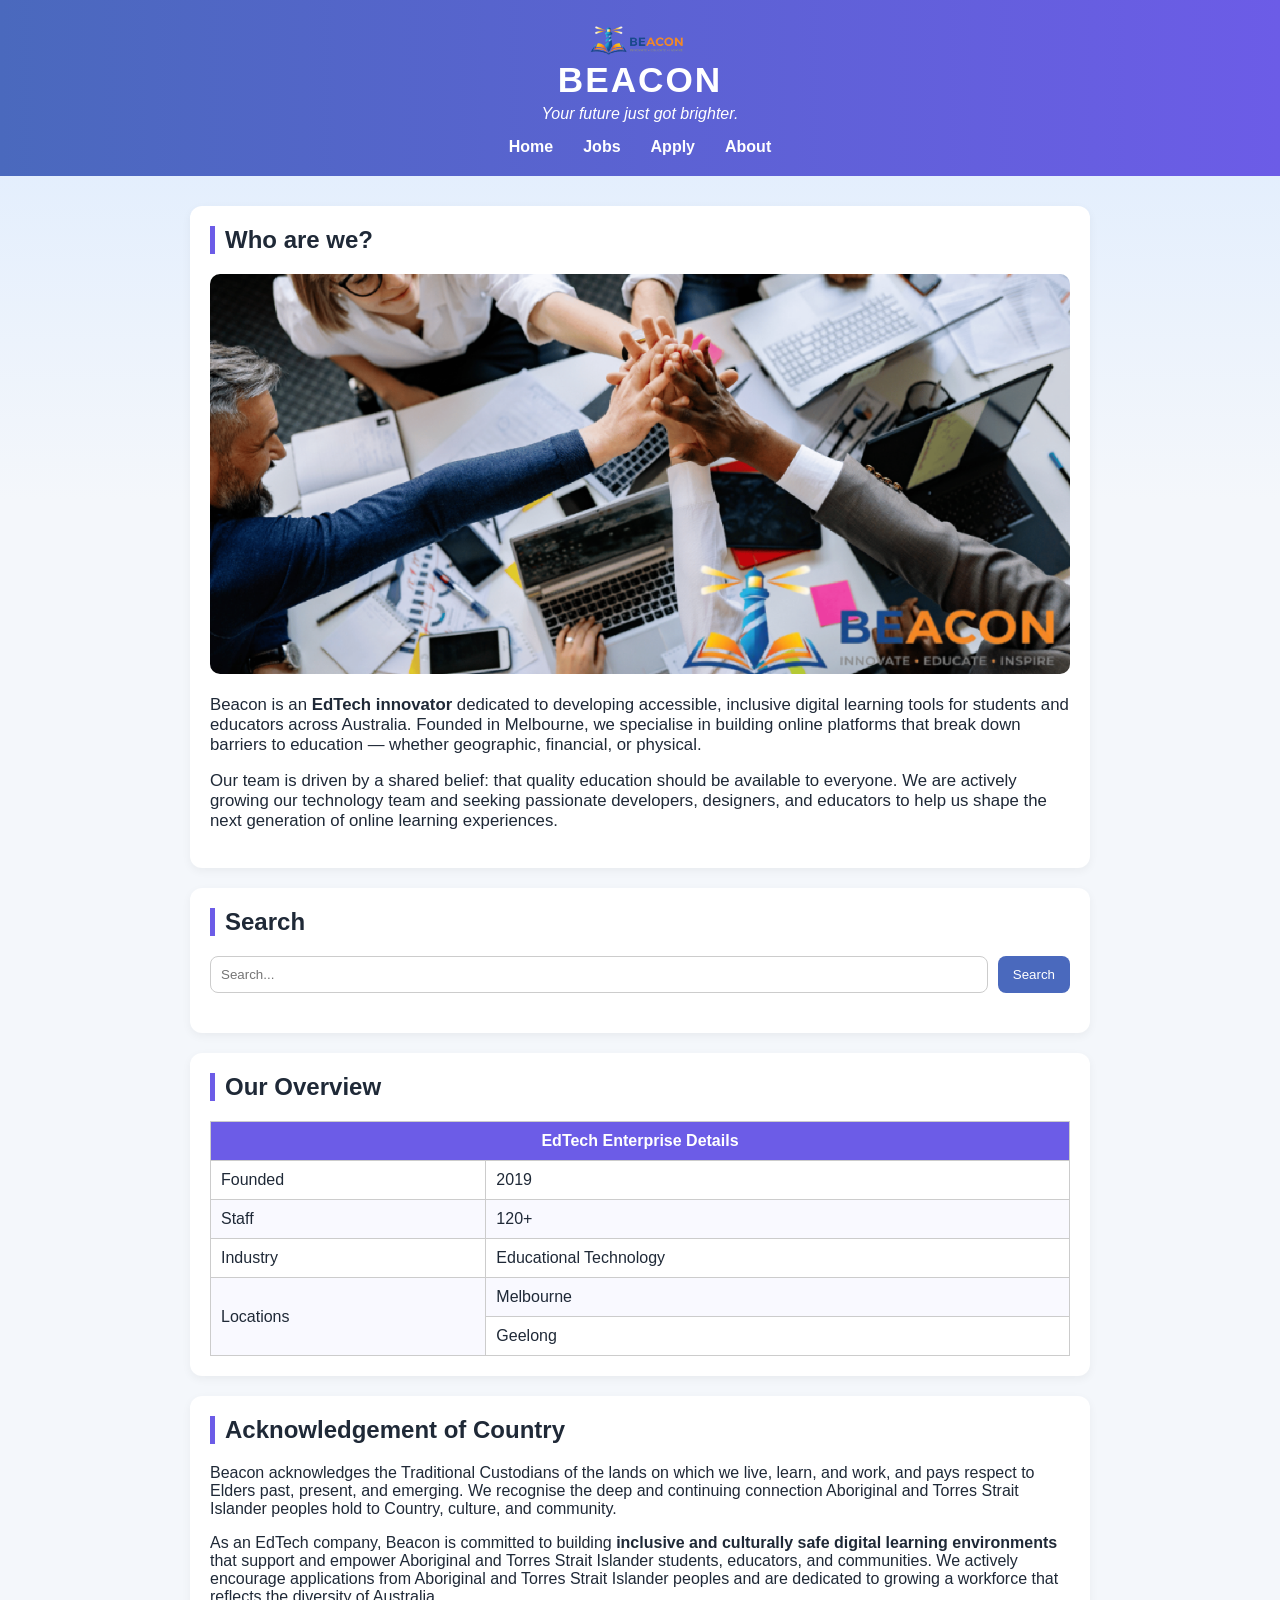
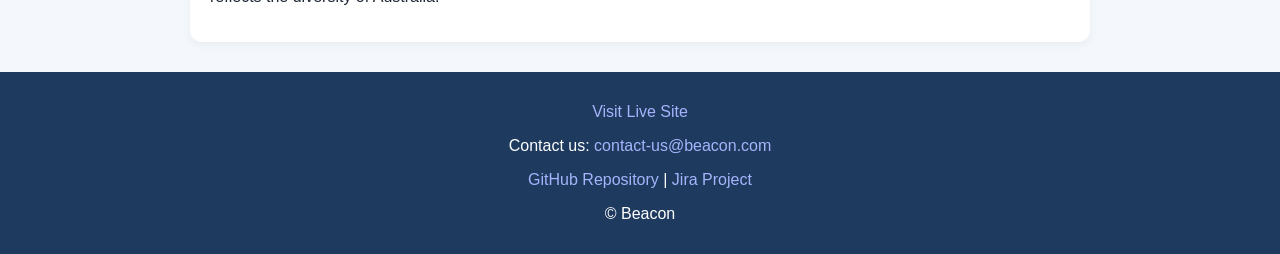
<file: index.html>
<!DOCTYPE html>
<html lang="en">
<head>
    <meta charset="UTF-8">
    <meta name="description" content="Beacon - An EdTtech company building accessible digital learning tools for students and educators across Australia.">
    <meta name="keywords" content="jobs, apply, about">
    <meta name="author" content="Beacon">
    <meta name="viewport" content="width=device-width, initial-scale=1.0">
    <title>Beacon - Home</title>
    <link rel="stylesheet" href="styles.css">
    <link rel="icon" type="image/png" href="images/icon_logo.png">
    <style>
        .main-page__title { text-transform: uppercase; letter-spacing: 2px; }
    </style>
</head>

<body class="main-page">

<header class="main-page__header">

    <img src="images/real_logo.png" alt="Company Logo" class="logo">

    <div class="main-page__title-wrapper">
        <h1 class="main-page__title">Beacon</h1>
        <p class="main-page__subtitle"><em>Your future just got brighter.</em></p>
    </div>

    <nav class="main-page__nav">
        <ul class="main-page__menu">
            <li><a href="index.html">Home</a></li>
            <li><a href="jobs.html">Jobs</a></li>
            <li><a href="apply.html">Apply</a></li>
            <li><a href="about.html">About</a></li>
        </ul>
    </nav>

</header>

<main class="main-page__main">

    <section class="main-page__section">
        <h2>Who are we?</h2>
        <img src="images/company-img.png" alt="Beacon team collaborating on their digital education platform" style="width:100%; border-radius: 10px;">
        <p style="font-size: 1.05rem;">
            Beacon is an <strong>EdTech innovator</strong> dedicated to developing accessible, inclusive digital learning tools
            for students and educators across Australia. Founded in Melbourne, we specialise in building online platforms
            that break down barriers to education — whether geographic, financial, or physical.
        </p>
        <p style="font-size: 1.05rem;">
            Our team is driven by a shared belief: that quality education should be available to everyone.
            We are actively growing our technology team and seeking passionate developers, designers, and educators
            to help us shape the next generation of online learning experiences.
        </p>
    </section>

    <section class="main-page__section">
        <h2>Search</h2>

        <form class="main-page__form" action="/search" method="GET">
            <input 
                class="main-page__search-input"
                type="search" 
                name="q" 
                placeholder="Search..." 
                aria-label="Search through site content"
            >
            <button class="main-page__button" type="submit">Search</button>
        </form>
    </section>

    <section class="main-page__section">
        <h2>Our Overview</h2>

        <table class="main-page__table">
            <thead>
                <tr>
                    <th colspan="2">EdTech Enterprise Details</th>
                </tr>
            </thead>
            <tbody>
                <tr>
                    <td>Founded</td>
                    <td>2019</td>
                </tr>
                <tr>
                    <td>Staff</td>
                    <td>120+</td>
                </tr>
                <tr>
                    <td>Industry</td>
                    <td>Educational Technology</td>
                </tr>
                <tr>
                    <td rowspan="2">Locations</td>
                    <td>Melbourne</td>
                </tr>
                <tr>
                    <td>Geelong</td>
                </tr>
            </tbody>
        </table>
    </section>

    <section class="main-page__section">
        <h2>Acknowledgement of Country</h2>
        <p>
            Beacon acknowledges the Traditional Custodians of the lands on which we live, learn, and work,
            and pays respect to Elders past, present, and emerging.
            We recognise the deep and continuing connection Aboriginal and Torres Strait Islander peoples
            hold to Country, culture, and community.
        </p>
        <p>
            As an EdTech company, Beacon is committed to building <strong>inclusive and culturally safe digital learning environments</strong>
            that support and empower Aboriginal and Torres Strait Islander students, educators, and communities.
            We actively encourage applications from Aboriginal and Torres Strait Islander peoples
            and are dedicated to growing a workforce that reflects the diversity of Australia.
        </p>
    </section>

</main>

<footer class="main-page__footer">
    <p>
        <a href="https://notjohanlol.github.io/beacon/">
            Visit Live Site
        </a>
    </p>

    <p>
        Contact us:
        <a href="mailto:contact-us@beacon.com">
            contact-us@beacon.com
        </a>
    </p>

    <p>
        <a href="https://github.com/notjohanlol/beacon">GitHub Repository</a> |
        <a href="https://amirmendelis.atlassian.net/jira/software/projects/GA1/summary">Jira Project</a>
    </p>
    <p>&copy; Beacon</p>

</footer>

</body>
</html>
</file>
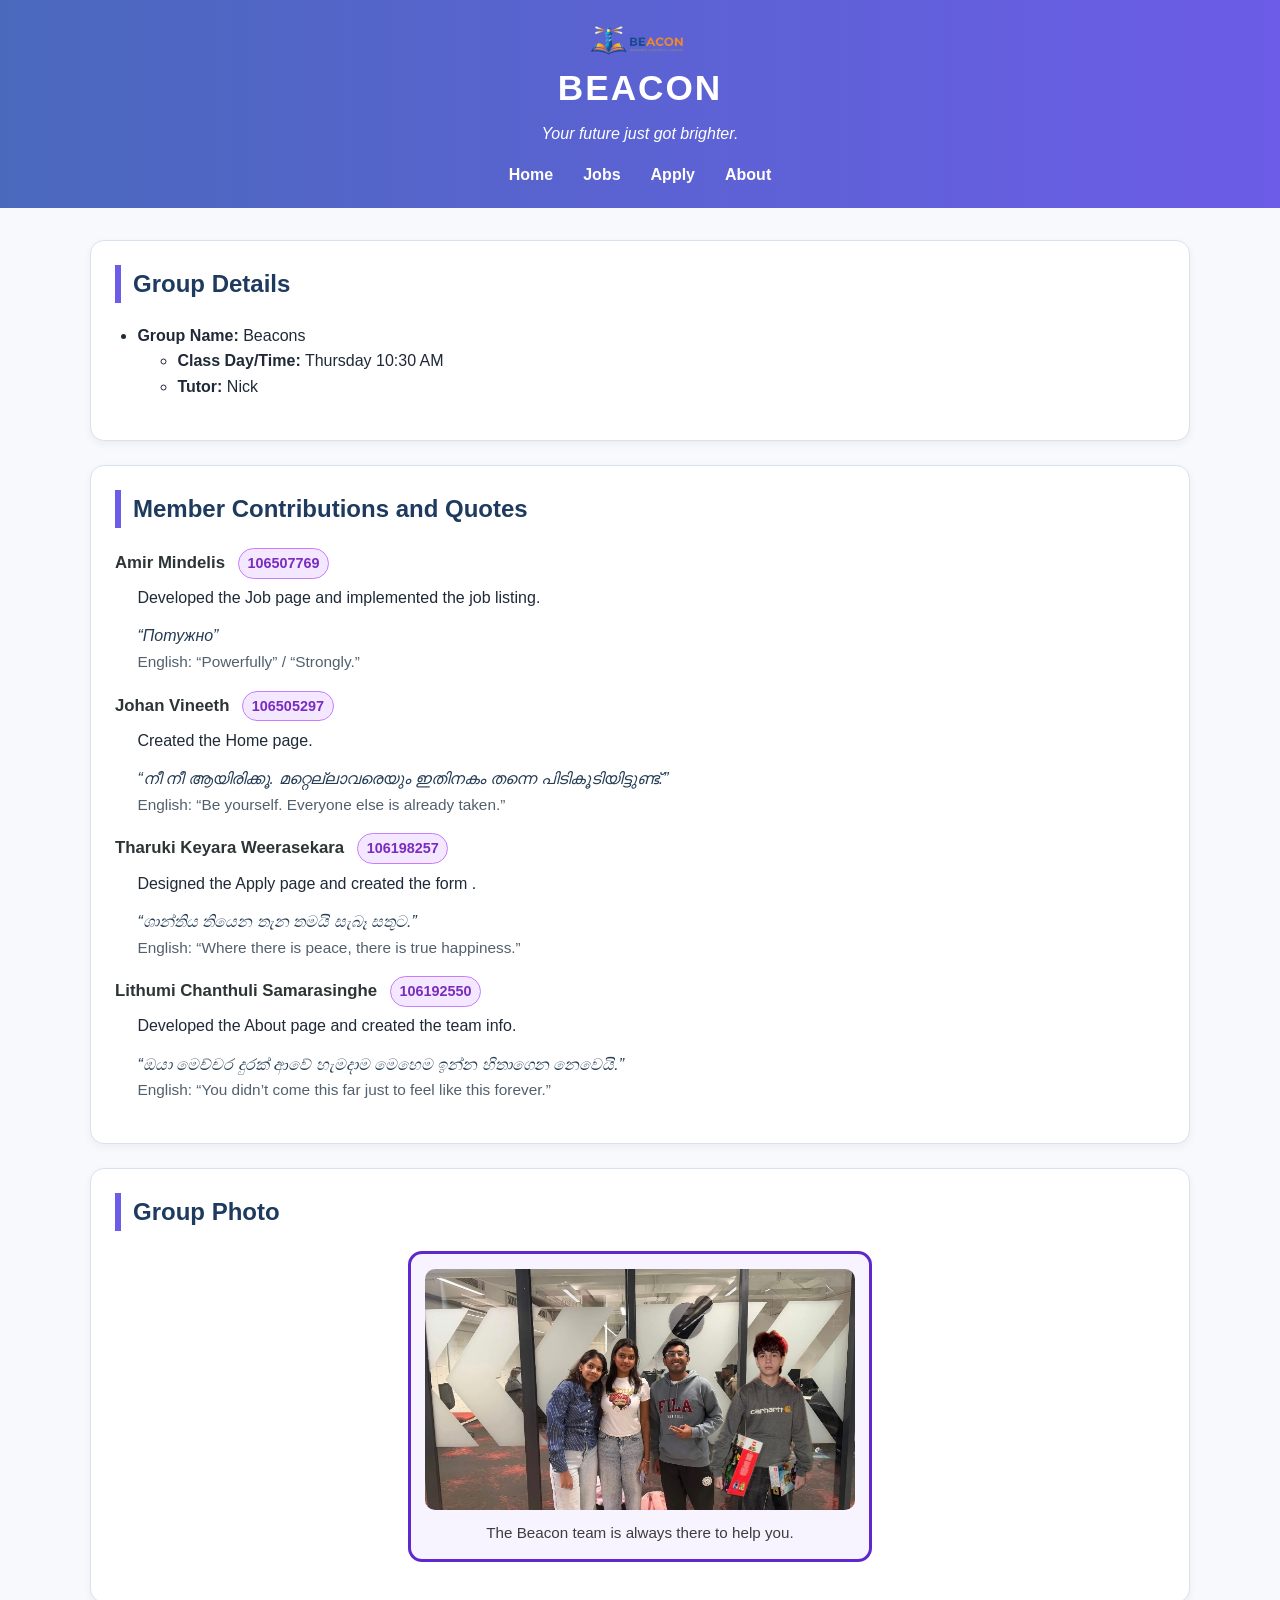
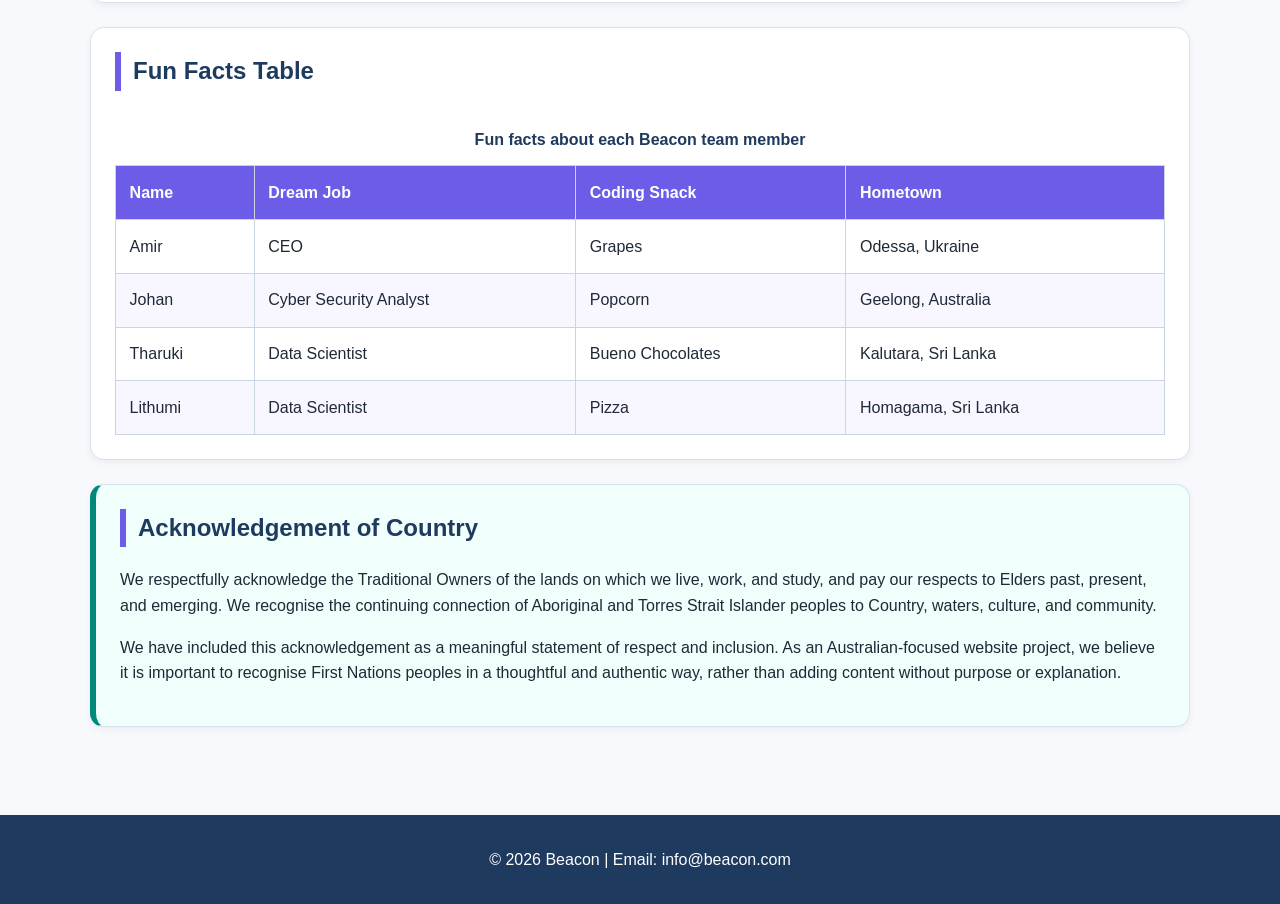
<file: about.html>
<!DOCTYPE html>
<html lang="en">
<head>
    <meta charset="UTF-8">
    <meta name="description" content="About the Beacon group, member contributions, quotes, and team fun facts">
    <meta name="viewport" content="width=device-width, initial-scale=1.0">
    <title>Beacon - About Us</title>
    <link rel="stylesheet" href="styles.css">
    <link rel="icon" type="images/png" href="images/icon_logo.png">
</head>
<body class="about-page">

    <header class="main-page__header">

    <img src="images/real_logo.png" alt="Company Logo" class="logo">
    <div class="main-page__title-wrapper">
        <h1 class="main-page__title">BEACON</h1>
        <p class="main-page__subtitle"><em>Your future just got brighter.</em></p>
    </div>

    <nav class="main-page__nav">
        <ul class="main-page__menu">
            <li><a href="index.html">Home</a></li>
            <li><a href="jobs.html">Jobs</a></li>
            <li><a href="apply.html">Apply</a></li>
            <li><a href="about.html">About</a></li>
        </ul>
    </nav>

</header>

    <main class="about-page__main">

        <section class="about-page__section">
            <h2 id="group-details-heading">Group Details</h2>
            <ul class="about-page__group-list">
                <li>
                    <strong>Group Name:</strong> Beacons
                    <ul>
                        <li><strong>Class Day/Time:</strong> Thursday 10:30 AM</li>
                        <li><strong>Tutor:</strong> Nick</li>
                    </ul>
                </li>
            </ul>
        </section>

        <section class="about-page__section">
            <h2 id="contributions-heading">Member Contributions and Quotes</h2>

            <dl class="about-page__definition-list">
                <dt class="about-page__member-name">
                    Amir Mindelis
                    <span class="about-page__student-id">106507769</span>
                </dt>
                <dd>Developed the Job page and implemented the job listing.</dd>
                <dd>
                    <span lang="uk" class="about-page__quote">“Потужно”</span><br>
                    <span class="about-page__translation">English: “Powerfully” / “Strongly.”</span>
                </dd>

                <dt class="about-page__member-name">
                    Johan Vineeth
                    <span class="about-page__student-id">106505297</span>
                </dt>
                <dd>Created the Home page.</dd>
                <dd>
                    <span lang="ml" class="about-page__quote">“നീ നീ ആയിരിക്കൂ. മറ്റെല്ലാവരെയും ഇതിനകം തന്നെ പിടികൂടിയിട്ടുണ്ട്.”</span><br>
                    <span class="about-page__translation">English: “Be yourself. Everyone else is already taken.”</span>
                </dd>

                <dt class="about-page__member-name">
                    Tharuki Keyara Weerasekara
                    <span class="about-page__student-id">106198257</span>
                </dt>
                <dd>Designed the Apply page and created the form .</dd>
                <dd>
                    <span lang="si" class="about-page__quote">“ශාන්තිය තියෙන තැන තමයි සැබෑ සතුට.”</span><br>
                    <span class="about-page__translation">English: “Where there is peace, there is true happiness.”</span>
                </dd>

                <dt class="about-page__member-name">
                    Lithumi Chanthuli Samarasinghe
                    <span class="about-page__student-id">106192550</span>
                </dt>
                <dd>Developed the About page and created the team info.</dd>
                <dd>
                    <span lang="si" class="about-page__quote">“ඔයා මෙච්චර දුරක් ආවේ හැමදාම මෙහෙම ඉන්න හිතාගෙන නෙවෙයි.”</span><br>
                    <span class="about-page__translation">English: “You didn’t come this far just to feel like this forever.”</span>
                </dd>
            </dl>
        </section>

        <section class="about-page__section">
            <h2 id="photo-heading">Group Photo</h2>
            <figure class="about-page__figure">
                <img src="images/group_photo.jpg"
                     alt="Group photo of the Beacon team members together"
                     class="about-page__group-image">
                <figcaption class="about-page__figcaption">
                    The Beacon team is always there to help you.
                </figcaption>
            </figure>
        </section>

        <section class="about-page__section">
            <h2 id="fun-facts-heading">Fun Facts Table</h2>
            <div class="about-page__table-wrap">
                <table class="about-page__table">
                    <caption>Fun facts about each Beacon team member</caption>
                    <thead>
                        <tr>
                            <th scope="col">Name</th>
                            <th scope="col">Dream Job</th>
                            <th scope="col">Coding Snack</th>
                            <th scope="col">Hometown</th>
                        </tr>
                    </thead>
                    <tbody>
                        <tr>
                            <td>Amir</td>
                            <td>CEO</td>
                            <td>Grapes</td>
                            <td>Odessa, Ukraine</td>
                        </tr>
                        <tr>
                            <td>Johan</td>
                            <td>Cyber Security Analyst</td>
                            <td>Popcorn</td>
                            <td>Geelong, Australia</td>
                        </tr>
                        <tr>
                            <td>Tharuki</td>
                            <td>Data Scientist</td>
                            <td>Bueno Chocolates</td>
                            <td>Kalutara, Sri Lanka</td>
                        </tr>
                        <tr>
                            <td>Lithumi</td>
                            <td>Data Scientist</td>
                            <td>Pizza</td>
                            <td>Homagama, Sri Lanka</td>
                        </tr>
                    </tbody>
                </table>
            </div>
        </section>

        <section class="about-page__section about-page__acknowledgement">
            <h2 id="acknowledgement-heading">Acknowledgement of Country</h2>
            <p>
                We respectfully acknowledge the Traditional Owners of the lands on which we live, work, and study,
                and pay our respects to Elders past, present, and emerging. We recognise the continuing connection
                of Aboriginal and Torres Strait Islander peoples to Country, waters, culture, and community.
            </p>
            <p>
                We have included this acknowledgement as a meaningful statement of respect and inclusion. As an
                Australian-focused website project, we believe it is important to recognise First Nations peoples
                in a thoughtful and authentic way, rather than adding content without purpose or explanation.
            </p>
        </section>

    </main>

    <footer class="about-page__footer">
        <p>&copy; 2026 Beacon | Email: info@beacon.com</p>
    </footer>

</body>
</html>
</file>
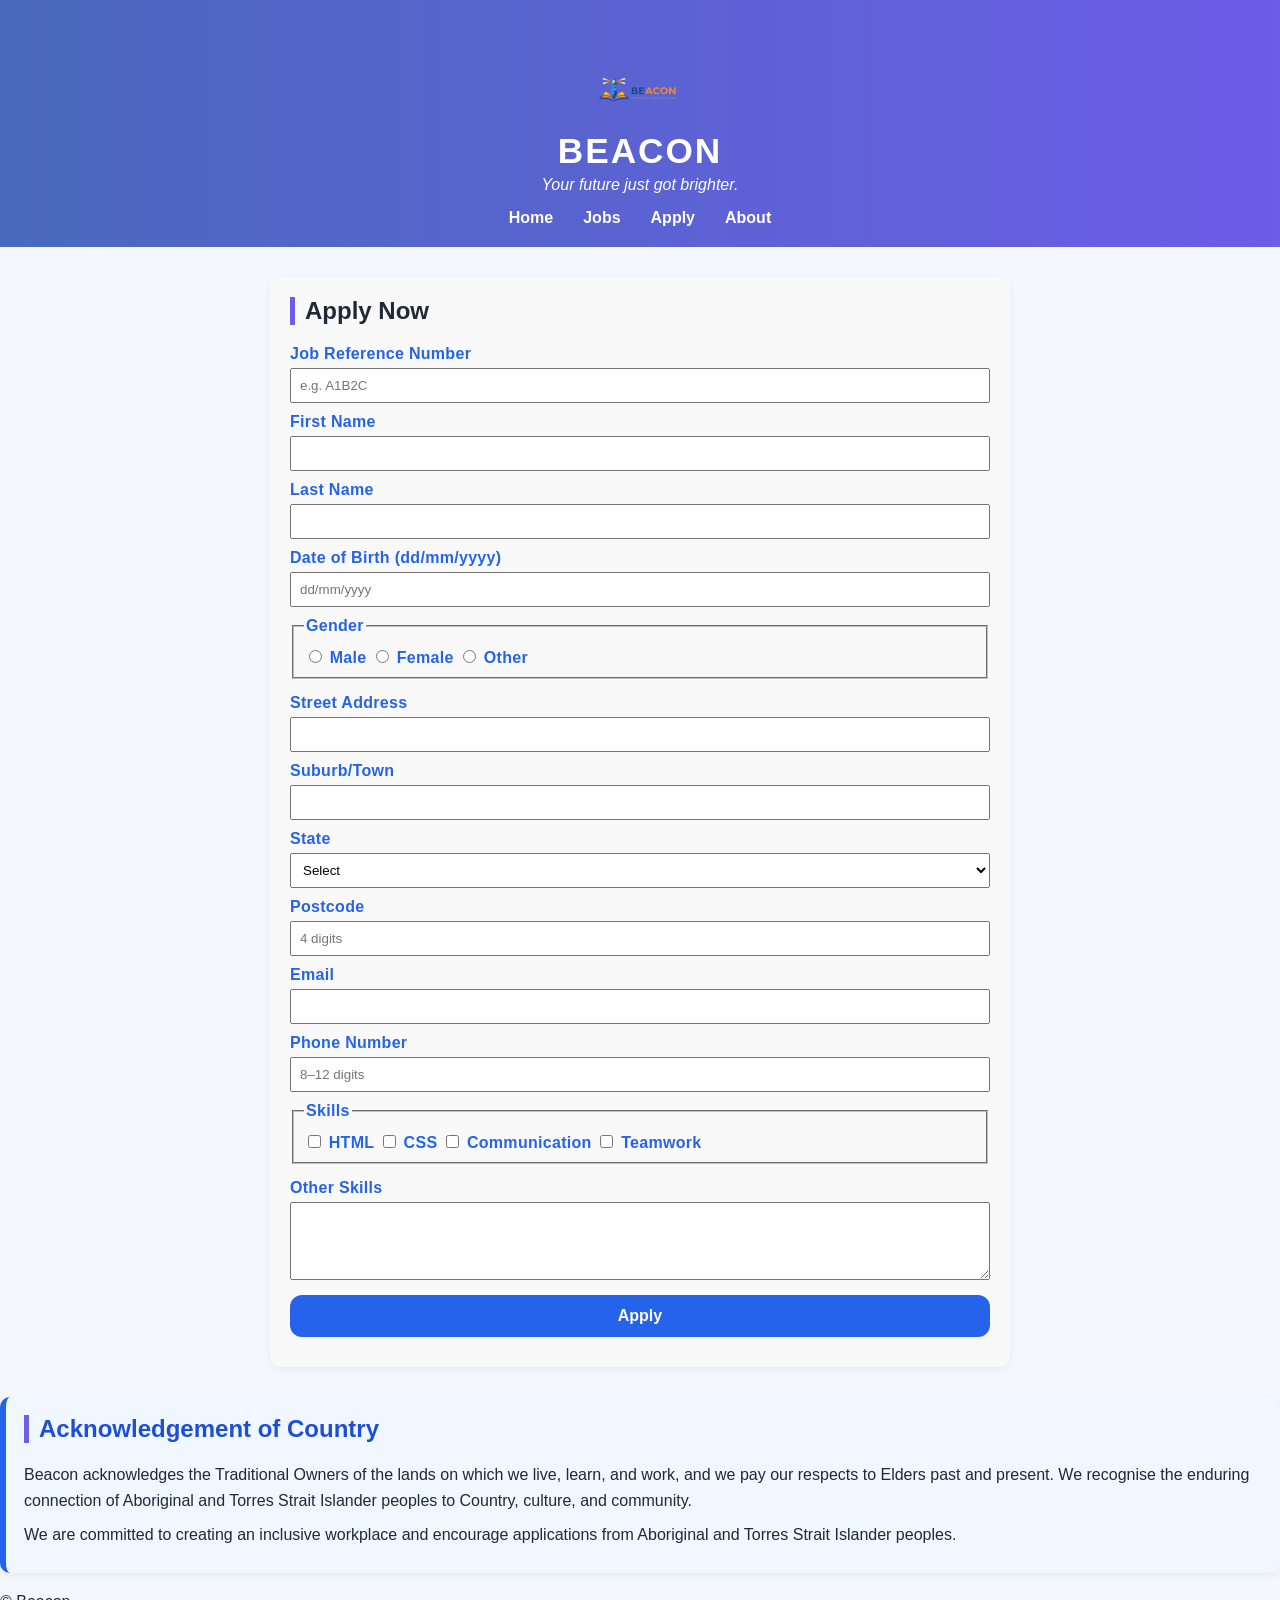
<file: apply.html>
<!DOCTYPE html>
<html lang="en">
<head>
    <meta charset="UTF-8">
    <meta name="viewport" content="width=device-width, initial-scale=1.0">
    <title>Beacon - Apply</title>
    <link rel="icon" type="image/png" href="images/icon_logo.png">

    <!-- External CSS -->
    <link rel="stylesheet" href="styles.css">
    <link rel="icon" type="image/png" href="images/icon_logo.png">

    <!-- Embedded CSS  -->
    <style>
        .form-container {
            display: flex;
            flex-direction: column;
            max-width: 700px;
            margin: auto;
            background-color: #f9f9f9;
            padding: 20px;
            border-radius: 10px;
        }

        fieldset {
            margin-bottom: 15px;
            padding: 10px;
        }

        .form-row {
            display: flex;
            flex-direction: column;
            margin-bottom: 10px;
        }

        label {
            font-weight: bold;
        }

        input, select, textarea {
            padding: 8px;
            margin-top: 5px;
        }
    </style>
</head>

<body style="font-family: Arial, sans-serif;">

<header class="main-page__header">
 <img src="images/real_logo.png" alt="Company Logo" width="100">
    <div class="main-page__title-wrapper">
        <h1 class="main-page__title">BEACON</h1>
        <p class="main-page__subtitle"><em>Your future just got brighter.</em></p>
    </div>

    <nav class="main-page__nav">
        <ul class="main-page__menu">
            <li><a href="index.html">Home</a></li>
            <li><a href="jobs.html">Jobs</a></li>
            <li><a href="apply.html">Apply</a></li>
            <li><a href="about.html">About</a></li>
        </ul>
    </nav>

</header>

<main>
    <section class="form-container">
        <h2>Apply Now</h2>

        <form action="https://mercury.swin.edu.au/it000000/formtest.php" method="post">

            <div class="form-row">
                <label for="jobref">Job Reference Number</label>
                <input type="text" id="jobref" name="jobref"
                       pattern="[A-Za-z0-9]{5}"
                       placeholder="e.g. A1B2C"
                       required>
            </div>

            <div class="form-row">
                <label for="firstname">First Name</label>
                <input type="text" id="firstname" name="firstname"
                       maxlength="20"
                       pattern="[A-Za-z]+"
                       required>
            </div>

            <div class="form-row">
                <label for="lastname">Last Name</label>
                <input type="text" id="lastname" name="lastname"
                       maxlength="20"
                       pattern="[A-Za-z]+"
                       required>
            </div>

            <div class="form-row">
                <label for="dob">Date of Birth (dd/mm/yyyy)</label>
                <input type="text" id="dob" name="dob"
                       pattern="\d{2}/\d{2}/\d{4}"
                       placeholder="dd/mm/yyyy"
                       required>
            </div>

            <fieldset class="gender-group">
                <legend>Gender</legend>
                <div class="radio-group">
                    <label><input type="radio" name="gender" value="male" required> Male</label>
                    <label><input type="radio" name="gender" value="female"> Female</label>
                    <label><input type="radio" name="gender" value="other"> Other</label>
                </div>
            </fieldset>

            <div class="form-row">
                <label for="street">Street Address</label>
                <input type="text" id="street" name="street" maxlength="40" required>
            </div>

            <div class="form-row">
                <label for="suburb">Suburb/Town</label>
                <input type="text" id="suburb" name="suburb" maxlength="40" required>
            </div>

            <div class="form-row">
                <label for="state">State</label>
                <select id="state" name="state" required>
                    <option value="">Select</option>
                    <option value="VIC">VIC</option>
                    <option value="NSW">NSW</option>
                    <option value="QLD">QLD</option>
                    <option value="NT">NT</option>
                    <option value="WA">WA</option>
                    <option value="SA">SA</option>
                    <option value="TAS">TAS</option>
                    <option value="ACT">ACT</option>
                </select>
            </div>

            <div class="form-row">
                <label for="postcode">Postcode</label>
                <input type="text" id="postcode" name="postcode"
                       pattern="\d{4}"
                       placeholder="4 digits"
                       required>
            </div>

            <div class="form-row">
                <label for="email">Email</label>
                <input type="email" id="email" name="email" required>
            </div>

            <div class="form-row">
                <label for="phone">Phone Number</label>
                <input type="text" id="phone" name="phone"
                       pattern="\d{8,12}"
                       placeholder="8–12 digits"
                       required>
            </div>

            <fieldset class="skills-group">
                <legend>Skills</legend>

                <label class="skill-item">
                    <input type="checkbox" name="skills[]" value="HTML">
                    <span>HTML</span>
                </label>

                <label class="skill-item">
                    <input type="checkbox" name="skills[]" value="CSS">
                    <span>CSS</span>
                </label>

                <label class="skill-item">
                    <input type="checkbox" name="skills[]" value="Communication">
                    <span>Communication</span>
                </label>

                <label class="skill-item">
                    <input type="checkbox" name="skills[]" value="Teamwork">
                    <span>Teamwork</span>
                </label>
            </fieldset>

            <div class="form-row">
                <label for="otherskills">Other Skills</label>
                <textarea id="otherskills" name="otherskills" rows="4"></textarea>
            </div>

            <div class="form-row">
                <input type="submit" value="Apply" class="apply-submit">
            </div>

        </form>
    </section>
</main>

<section class="acknowledgement">
    <h2>Acknowledgement of Country</h2>
    <p>
        Beacon acknowledges the Traditional Owners of the lands on which we live, learn, and work,
        and we pay our respects to Elders past and present. We recognise the enduring connection of
        Aboriginal and Torres Strait Islander peoples to Country, culture, and community.
    </p>
    <p>
        We are committed to creating an inclusive workplace and encourage applications from
        Aboriginal and Torres Strait Islander peoples.
    </p>
</section>

<footer>
    <p>&copy; Beacon</p>
</footer>

</body>
</html>
</file>
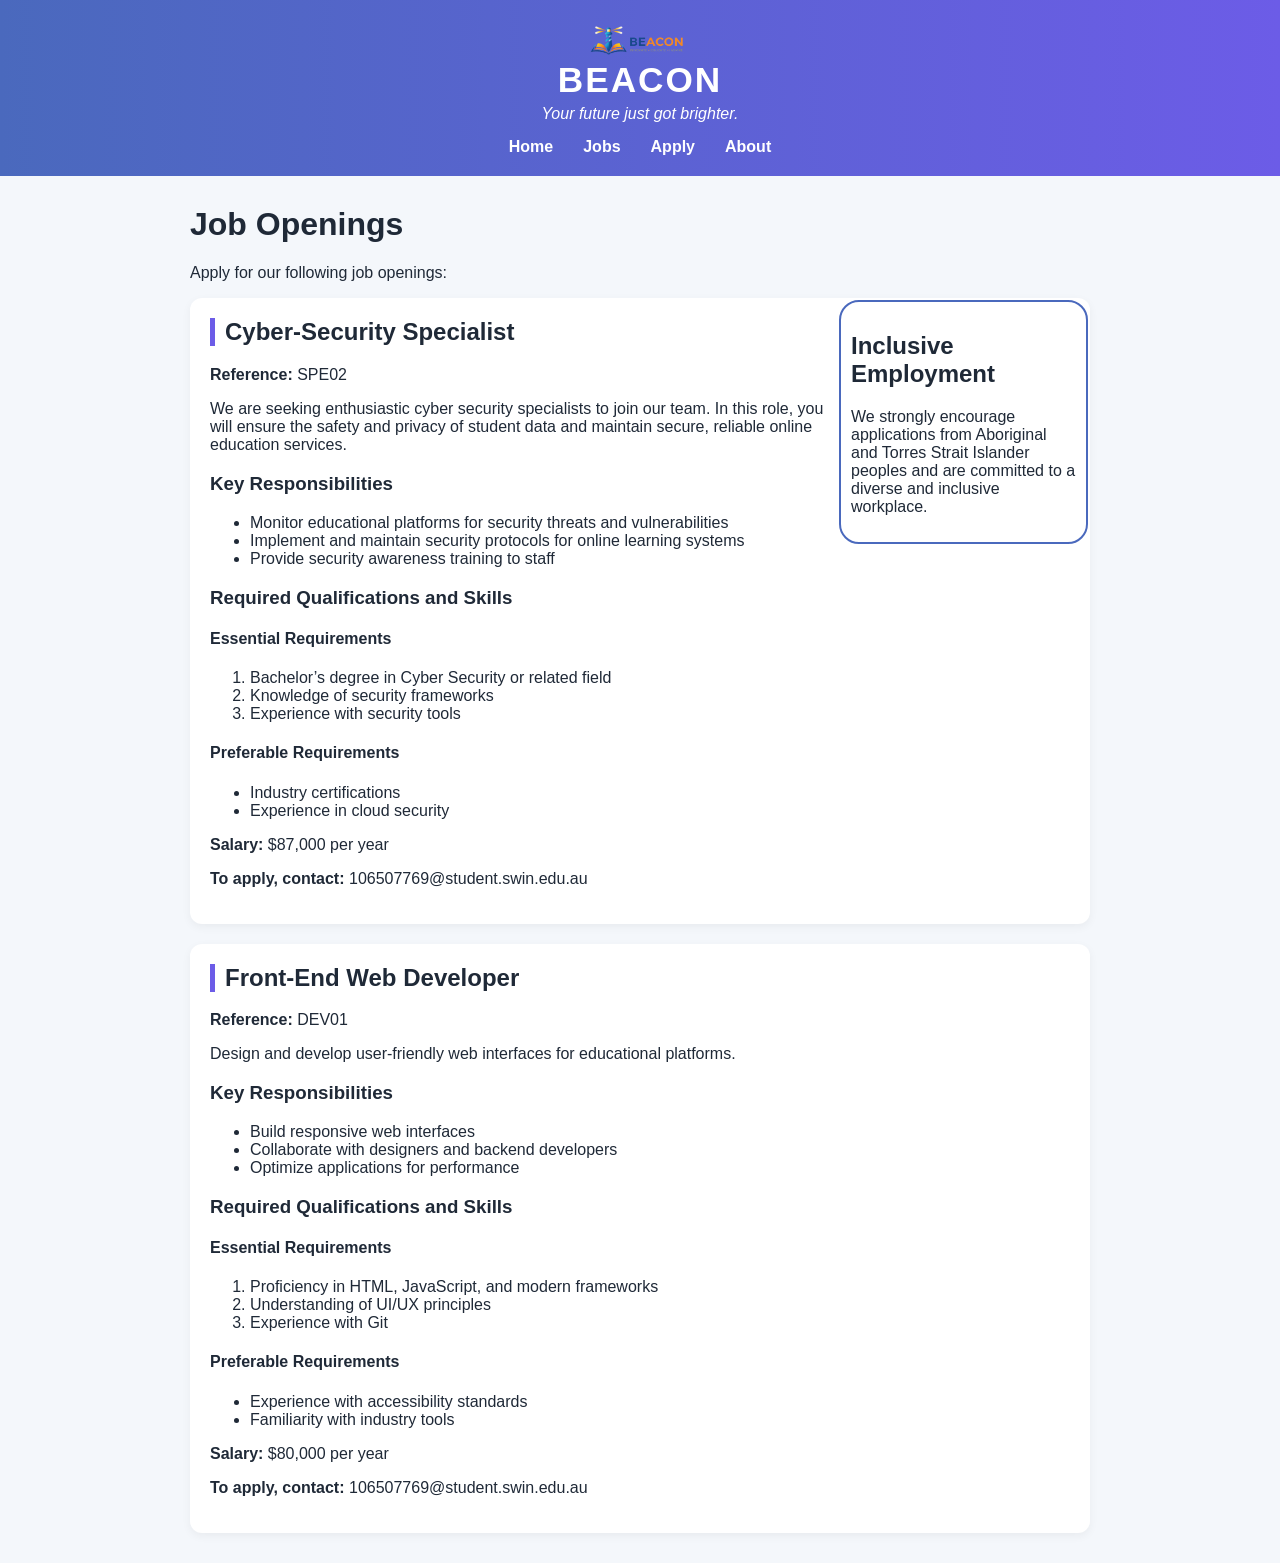
<file: jobs.html>
<!DOCTYPE html>
<html lang="en">
<head>
    <meta charset="UTF-8">
    <meta name="viewport" content="width=device-width, initial-scale=1.0">
    <title>Beacon - Jobs</title>
    <link rel="stylesheet" href="styles.css">
    <link rel="icon" type="image/png" href="images/icon_logo.png">
</head>
<body>

<header class="main-page__header">

    <img src="images/real_logo.png" alt="Company Logo" class="logo">

    <div class="main-page__title-wrapper">
        <h1 class="main-page__title">BEACON</h1>
        <p class="main-page__subtitle"><em>Your future just got brighter.</em></p>
    </div>

    <nav class="main-page__nav">
        <ul class="main-page__menu">
            <li><a href="index.html">Home</a></li>
            <li><a href="jobs.html">Jobs</a></li>
            <li><a href="apply.html">Apply</a></li>
            <li><a href="about.html">About</a></li>
        </ul>
    </nav>

</header>

<main>
    <h1>Job Openings</h1>
    <p>Apply for our following job openings:</p>

    <aside class="inclusive_employement">
        <h2>Inclusive Employment</h2>
        <p>
            We strongly encourage applications from Aboriginal and Torres Strait Islander peoples
            and are committed to a diverse and inclusive workplace.
        </p>
    </aside>

    <section><!--First Job-->
        <h2 class="job">Cyber-Security Specialist</h2>
        <p><strong>Reference:</strong> SPE02</p>
        <p>
            We are seeking enthusiastic cyber security specialists to join our team.
            In this role, you will ensure the safety and privacy of student data and maintain secure, reliable online education services.
        </p>

        <h3>Key Responsibilities</h3>
        <ul>
            <li>Monitor educational platforms for security threats and vulnerabilities</li>
            <li>Implement and maintain security protocols for online learning systems</li>
            <li>Provide security awareness training to staff</li>
        </ul>

        <h3>Required Qualifications and Skills</h3>

        <h4>Essential Requirements</h4>
        <ol>
            <li>Bachelor’s degree in Cyber Security or related field</li>
            <li>Knowledge of security frameworks</li>
            <li>Experience with security tools</li>
        </ol>

        <h4>Preferable Requirements</h4>
        <ul>
            <li>Industry certifications</li>
            <li>Experience in cloud security</li>
        </ul>

        <p><strong>Salary:</strong> $87,000 per year</p>
        <p><strong>To apply, contact:</strong> 106507769@student.swin.edu.au</p>
    </section>

    <section><!--Second Job-->
        <h2 class="job">Front-End Web Developer</h2>
        <p><strong>Reference:</strong> DEV01</p>
        <p>
            Design and develop user-friendly web interfaces for educational platforms.
        </p>

        <h3>Key Responsibilities</h3>
        <ul>
            <li>Build responsive web interfaces</li>
            <li>Collaborate with designers and backend developers</li>
            <li>Optimize applications for performance</li>
        </ul>

        <h3>Required Qualifications and Skills</h3>

        <h4>Essential Requirements</h4>
        <ol>
            <li>Proficiency in HTML, JavaScript, and modern frameworks</li>
            <li>Understanding of UI/UX principles</li>
            <li>Experience with Git</li>
        </ol>

        <h4>Preferable Requirements</h4>
        <ul>
            <li>Experience with accessibility standards</li>
            <li>Familiarity with industry tools</li>
        </ul>

        <p><strong>Salary:</strong> $80,000 per year</p>
        <p><strong>To apply, contact:</strong> 106507769@student.swin.edu.au</p>
    </section>

</main>

</body>
</html>
</file>
<file: styles.css>
/*Main page*/
body {
    font-family: Arial, Helvetica, sans-serif;
    background-color: #f4f7fb;
    color: #1f2937;
    margin: 0;
}


/* HEADER */
.main-page {
    background-image: linear-gradient(to bottom, #dbeafe, #f4f7fb 500px);
    background-repeat: no-repeat;
}

.main-page__header {
    background: linear-gradient(to right, #4a69bd, #6c5ce7);
    color: white;
    padding: 20px 0;
    position: relative;
    text-align: center;
}

.logo {
    position: absolute;
    left: 5px;
    top: 5px;
    height: 130px;
}

.main-page__title {
    margin: 0;
    font-size: 2.2rem;
    letter-spacing: 2px;
}

.main-page__subtitle {
    margin: 5px 0 0;
    font-size: 1rem;
}

/* NAV */
.main-page__nav {
    margin-top: 15px;
}

.main-page__menu {
    list-style: none;
    padding: 0;
    margin: 0;
    display: flex;
    justify-content: center;
    gap: 30px;
}

.inclusive_employement{
    float: right;
    width: 25%;
    margin: 2px;
    padding: 10px;
    border: 2px solid #4a69bd;
    border-radius: 20px;


}



.main-page__menu a {
    text-decoration: none;
    color: white;
    font-weight: bold;
    transition: 0.3s;
}

.main-page__menu a:hover {
    color: #dcd6ff;
}

/* MAIN CONTENT */
main {
    max-width: 900px;
    margin: 30px auto;
    padding: 0 15px;
}

section {
    background: white;
    padding: 20px;
    margin-bottom: 20px;
    border-radius: 12px;
    box-shadow: 0 3px 10px rgba(0,0,0,0.05);
}

section h2 {
    margin-top: 0;
    border-left: 5px solid #6c5ce7;
    padding-left: 10px;
}

/* JOB TEXT */
.main-page__job {
    color: rgb(66, 120, 255);
}

/* SEARCH FORM */
.main-page__form {
    display: flex;
    gap: 10px;
    margin: 20px 0;
}

.main-page__search-input {
    flex: 1;
    padding: 10px;
    border: 1px solid #ccc;
    border-radius: 8px;
}

.main-page__button {
    padding: 10px 15px;
    border: none;
    background-color: #4a69bd;
    color: white;
    border-radius: 8px;
    cursor: pointer;
}

.main-page__button:hover {
    background-color: #3557a5;
}

/* TABLE */
.main-page__table {
    width: 100%;
    border-collapse: collapse;
    margin-top: 10px;
}

.main-page__table th {
    background-color: #6c5ce7;
    color: white;
}

.main-page__table th,
.main-page__table td {
    padding: 10px;
    border: 1px solid #ccc;
}

.main-page__table tr:nth-child(even) {
    background-color: #f9f9ff;
}

/* FOOTER */
.main-page__footer {
    text-align: center;
    background-color: #1e3a5f;
    color: white;
    padding: 15px;
}

.main-page__footer a {
    color: #a5b4fc;
    text-decoration: none;
}

.main-page__footer a:hover {
    text-decoration: underline;
}





/*About page */
.about-page {
    margin: 0;
    font-family: Arial, Helvetica, sans-serif;
    line-height: 1.6;
    background-color: #f7f9fc;
    color: #1f2937;
}

.about-page__header {
    background: linear-gradient(to right, #eaf2ff, #f4f0ff);
    border-bottom: 4px solid #6c5ce7;
    padding: 1.5rem 1rem;
}

.about-page__branding {
    max-width: 1100px;
    margin: 0 auto 1rem;
    display: flex;
    align-items: center;
    gap: 1rem;
}

.about-page__logo {
    border-radius: 12px;
}

.about-page__title {
    margin: 0;
    color: #243b53;
    font-size: 2rem;
}

.about-page__tagline {
    margin: 0.35rem 0 0;
    color: #52606d;
}

.about-page__nav {
    max-width: 1100px;
    margin: 0 auto;
}

.about-page__menu {
    list-style: none;
    display: flex;
    flex-wrap: wrap;
    gap: 0.8rem;
    margin: 0;
    padding: 0;
}

.about-page__menu li {
    margin: 0;
}

.about-page__menu a {
    text-decoration: none;
    color: #ffffff;
    background-color: #4a69bd;
    padding: 0.7rem 1rem;
    border-radius: 8px;
    display: inline-block;
    transition: background-color 0.3s ease, transform 0.2s ease;
}

.about-page__menu a:hover,
.about-page__menu a:focus {
    background-color: #3557a5;
    transform: translateY(-2px);
}

.about-page__main {
    max-width: 1100px;
    margin: 0 auto;
    padding: 2rem 1rem;
}

.about-page__section {
    background-color: #ffffff;
    border: 1px solid #d9e2ec;
    border-radius: 14px;
    padding: 1.5rem;
    margin-bottom: 1.5rem;
    box-shadow: 0 3px 8px rgba(0, 0, 0, 0.05);
}

.about-page__section h2 {
    margin-top: 0;
    color: #1e3a5f;
    border-left: 6px solid #6c5ce7;
    padding-left: 0.75rem;
}

.about-page__group-list {
    padding-left: 1.4rem;
}

.about-page__definition-list dt {
    margin-top: 1rem;
}

.about-page__member-name {
    font-weight: bold;
    color: #2d3436;
    font-size: 1.05rem;
}

.about-page__student-id {
    display: inline-block;
    margin-left: 0.5rem;
    padding: 0.18rem 0.55rem;
    border-radius: 999px;
    background-color: #f3e8ff;
    border: 1px solid #c77dff;
    color: #7b2cbf;
    font-weight: bold;
    font-size: 0.9rem;
}

.about-page__definition-list dd {
    margin: 0.4rem 0 0.8rem 1.4rem;
}

.about-page__quote {
    font-style: italic;
    color: #243b53;
}

.about-page__translation {
    color: #52606d;
    font-size: 0.96rem;
}

.about-page__figure {
    max-width: 430px;
    margin: 1rem auto;
    border: 3px solid #5f27cd;
    border-radius: 14px;
    padding: 0.9rem;
    background-color: #f7f4ff;
    text-align: center;
}

.about-page__group-image {
    width: 100%;
    height: auto;
    display: block;
    border-radius: 10px;
}

.about-page__figcaption {
    margin-top: 0.7rem;
    color: #3d3d3d;
    font-size: 0.95rem;
}

.about-page__image-note {
    text-align: center;
    color: #52606d;
    font-size: 0.95rem;
}

.about-page__table-wrap {
    overflow-x: auto;
}

.about-page__table {
    width: 100%;
    border-collapse: collapse;
    margin-top: 1rem;
}

.about-page__table caption {
    caption-side: top;
    font-weight: bold;
    margin-bottom: 0.8rem;
    color: #1e3a5f;
}

.about-page__table th,
.about-page__table td {
    border: 1px solid #cbd5e1;
    padding: 0.85rem;
    text-align: left;
}

.about-page__table th {
    background-color: #6c5ce7;
    color: #ffffff;
}

.about-page__table tbody tr:nth-child(even) {
    background-color: #f8f7ff;
}

.about-page__table tbody tr:hover {
    background-color: #dfe6ff;
}

.about-page__acknowledgement {
    background-color: #f0fffb;
    border-left: 6px solid #00897b;
}

.about-page__footer {
    text-align: center;
    background-color: #1e3a5f;
    color: #ffffff;
    padding: 1rem;
    margin-top: 2rem;
}

.about-page a:focus {
    outline: 3px solid #f39c12;
    outline-offset: 2px;
}


.main-page__header {
        padding-top: 60px; 
    }
    
    .logo {
        height: 80px;
        left: 50%;
        transform: translateX(-50%);
    }
    
    .about-page__branding {
        flex-direction: column;
        text-align: center;
    }

    .about-page__menu {
        justify-content: center;
    }

    .about-page__title {
        font-size: 1.7rem;
    }

.apply-submit {
    background-color: #2563eb;
    color: white;
    border: none;
    border-radius: 12px;
    padding: 12px 24px;
    font-size: 16px;
    font-weight: bold;
    cursor: pointer;
}

.apply-submit:hover {
    background-color: #1d4ed8;
}

.form-container label,
.form-container legend {
    color: #2563eb;
    font-family: "Trebuchet MS", Arial, sans-serif;
    font-weight: 700;
    letter-spacing: 0.3px;
}

.acknowledgement {
    background-color: #f0f7ff;
    border-left: 6px solid #2563eb;
    padding: 18px;
    border-radius: 10px;
    margin-top: 20px;
}

.acknowledgement h2 {
    margin-top: 0;
    color: #1d4ed8;
}

.acknowledgement p {
    margin: 8px 0;
    line-height: 1.6;
}
</file>
